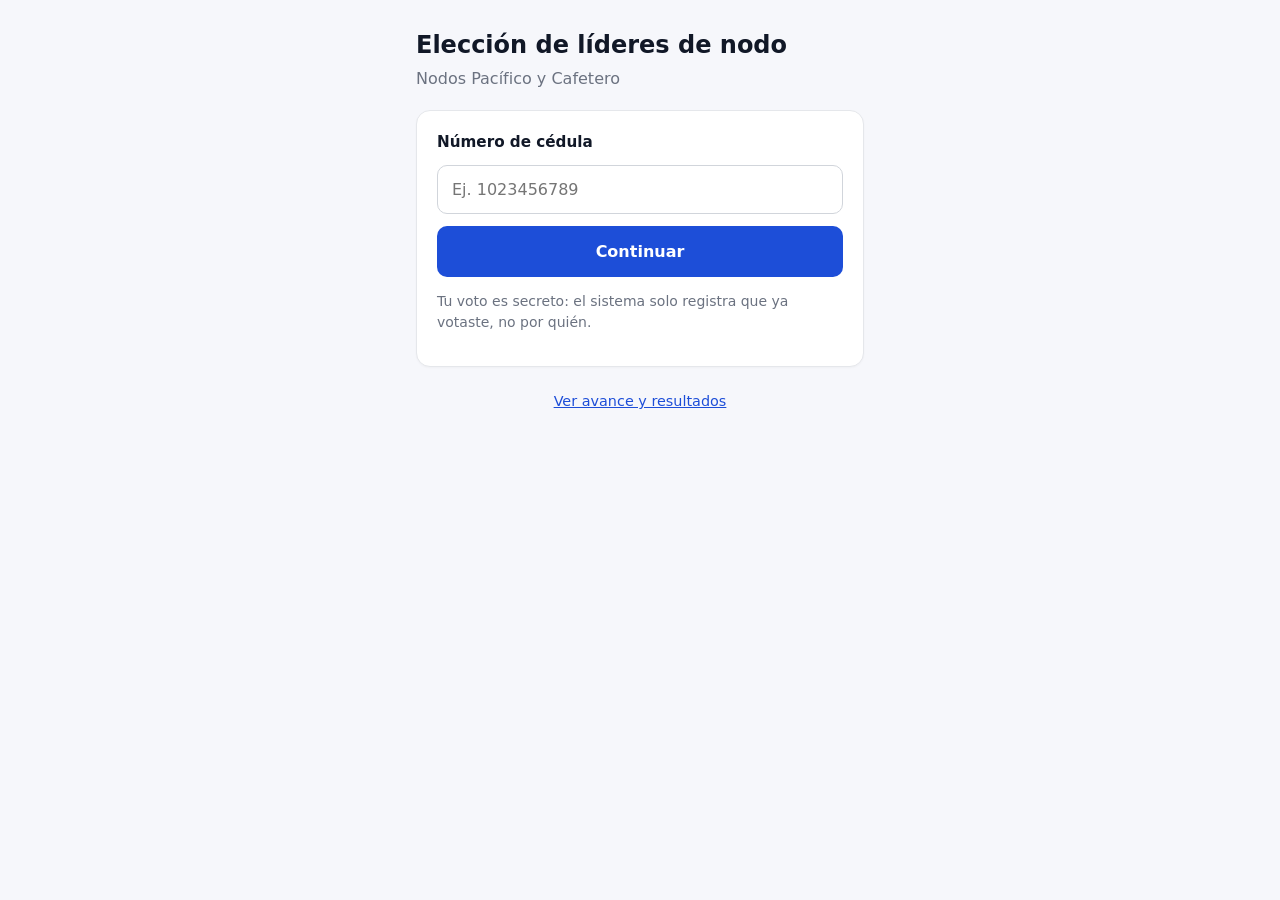
<file: index.html>
<!doctype html>
<html lang="es">
<head>
  <meta charset="utf-8">
  <meta name="viewport" content="width=device-width, initial-scale=1">
  <title>Elección de líderes de nodo</title>
  <link rel="stylesheet" href="styles.css">
</head>
<body>
<main class="contenedor estrecho">
  <header class="cabecera">
    <h1>Elección de líderes de nodo</h1>
    <p class="sub">Nodos Pacífico y Cafetero</p>
  </header>

  <!-- Paso 1: cédula -->
  <section id="paso-cedula" class="tarjeta">
    <form id="form-cedula" novalidate>
      <label for="cedula">Número de cédula</label>
      <input id="cedula" inputmode="numeric" autocomplete="off" placeholder="Ej. 1023456789">
      <button class="btn primario" type="submit">Continuar</button>
    </form>
    <p class="nota">Tu voto es secreto: el sistema solo registra que ya votaste, no por quién.</p>
  </section>

  <!-- Paso 2: candidatos -->
  <section id="paso-candidatos" class="tarjeta oculto">
    <p class="saludo" id="saludo"></p>
    <h2 id="titulo-nodo"></h2>
    <form id="form-voto">
      <div id="lista-candidatos" class="opciones"></div>
      <button class="btn primario" type="submit">Continuar</button>
      <button class="btn enlace" type="button" data-volver="cedula">Cambiar cédula</button>
    </form>
  </section>

  <!-- Paso 3: confirmación -->
  <section id="paso-confirmar" class="tarjeta oculto">
    <h2>Confirma tu voto</h2>
    <p>Vas a votar por:</p>
    <div id="resumen" class="resumen"></div>
    <p class="nota">Después de confirmar no podrás cambiar tu voto.</p>
    <button id="btn-confirmar" class="btn primario" type="button">Confirmar voto</button>
    <button class="btn secundario" type="button" data-volver="candidatos">Volver</button>
  </section>

  <!-- Paso 4: listo -->
  <section id="paso-listo" class="tarjeta oculto centrado">
    <div class="icono-ok">✓</div>
    <h2 id="listo-titulo"></h2>
    <p id="listo-texto"></p>
    <a class="btn secundario" href="resultados.html">Ver avance de la votación</a>
  </section>

  <p id="error" class="alerta oculto" role="alert"></p>

  <footer class="pie"><a href="resultados.html">Ver avance y resultados</a></footer>
</main>

<script src="config.js"></script>
<script>
  const $ = s => document.querySelector(s);
  const st = { cedula: '', datos: null, elegido: null };

  function mostrar(paso) {
    ['cedula', 'candidatos', 'confirmar', 'listo'].forEach(p =>
      $('#paso-' + p).classList.toggle('oculto', p !== paso));
    ocultarError();
    window.scrollTo(0, 0);
  }
  function error(msg) { const e = $('#error'); e.textContent = msg; e.classList.remove('oculto'); }
  function ocultarError() { $('#error').classList.add('oculto'); }
  function cargando(btn, si, texto) {
    btn.disabled = si;
    if (si) { btn.dataset.t = btn.textContent; btn.textContent = texto; }
    else if (btn.dataset.t) btn.textContent = btn.dataset.t;
  }
  function detalle(c) {
    return c.blanco ? 'No eliges a ningún candidato' : `${esc(c.municipio)}, ${esc(c.departamento)}`;
  }
  function listo(titulo, texto) {
    $('#listo-titulo').textContent = titulo;
    $('#listo-texto').textContent = texto;
    mostrar('listo');
  }

  // Paso 1
  $('#form-cedula').addEventListener('submit', async ev => {
    ev.preventDefault();
    const btn = ev.target.querySelector('button[type=submit]');
    const ced = $('#cedula').value.replace(/\D/g, '');
    if (ced.length < 5) return error('Escribe tu número de cédula, solo números.');
    cargando(btn, true, 'Verificando…');
    try {
      const d = await api('verificar', { cedula: ced });
      st.cedula = ced; st.datos = d; st.elegido = null;
      if (d.yaVoto) {
        listo('Ya votaste', `${d.nombre}, tu voto en el nodo ${d.nodo} ya está registrado. Solo se permite un voto por docente.`);
        return;
      }
      $('#saludo').textContent = `Hola, ${d.nombre}`;
      $('#titulo-nodo').textContent = `Nodo ${d.nodo} · ${nombreRonda(d.ronda)}`;
      $('#lista-candidatos').innerHTML = d.candidatos.map(c => `
        <label class="opcion${c.blanco ? ' blanco' : ''}">
          <input type="radio" name="cand" value="${esc(c.id)}">
          <span><strong>${esc(c.nombre)}</strong><small>${detalle(c)}</small></span>
        </label>`).join('');
      mostrar('candidatos');
    } catch (e) {
      error(e.message);
    } finally {
      cargando(btn, false);
    }
  });

  // Paso 2
  $('#form-voto').addEventListener('submit', ev => {
    ev.preventDefault();
    const sel = document.querySelector('input[name=cand]:checked');
    if (!sel) return error('Selecciona un candidato.');
    st.elegido = st.datos.candidatos.find(c => c.id === sel.value);
    $('#resumen').innerHTML = `<strong>${esc(st.elegido.nombre)}</strong>
      <small>${detalle(st.elegido)} · Nodo ${esc(st.datos.nodo)}</small>`;
    mostrar('confirmar');
  });

  // Paso 3
  $('#btn-confirmar').addEventListener('click', async ev => {
    const btn = ev.currentTarget;
    cargando(btn, true, 'Registrando voto…');
    try {
      const r = await api('votar', { cedula: st.cedula, candidatoId: st.elegido.id }, { reintentos: 4 });
      if (r.registrado) {
        listo('¡Voto registrado!', `Gracias, ${st.datos.nombre}. Tu voto en el nodo ${r.nodo} quedó guardado.`);
      } else {
        listo('Tu voto ya está registrado', `La cédula ingresada ya votó en el nodo ${r.nodo}. Solo se permite un voto por docente.`);
      }
      $('#cedula').value = '';
    } catch (e) {
      error(e.message);
    } finally {
      cargando(btn, false);
    }
  });

  document.querySelectorAll('[data-volver]').forEach(b =>
    b.addEventListener('click', () => mostrar(b.dataset.volver)));
</script>
</body>
</html>
</file>
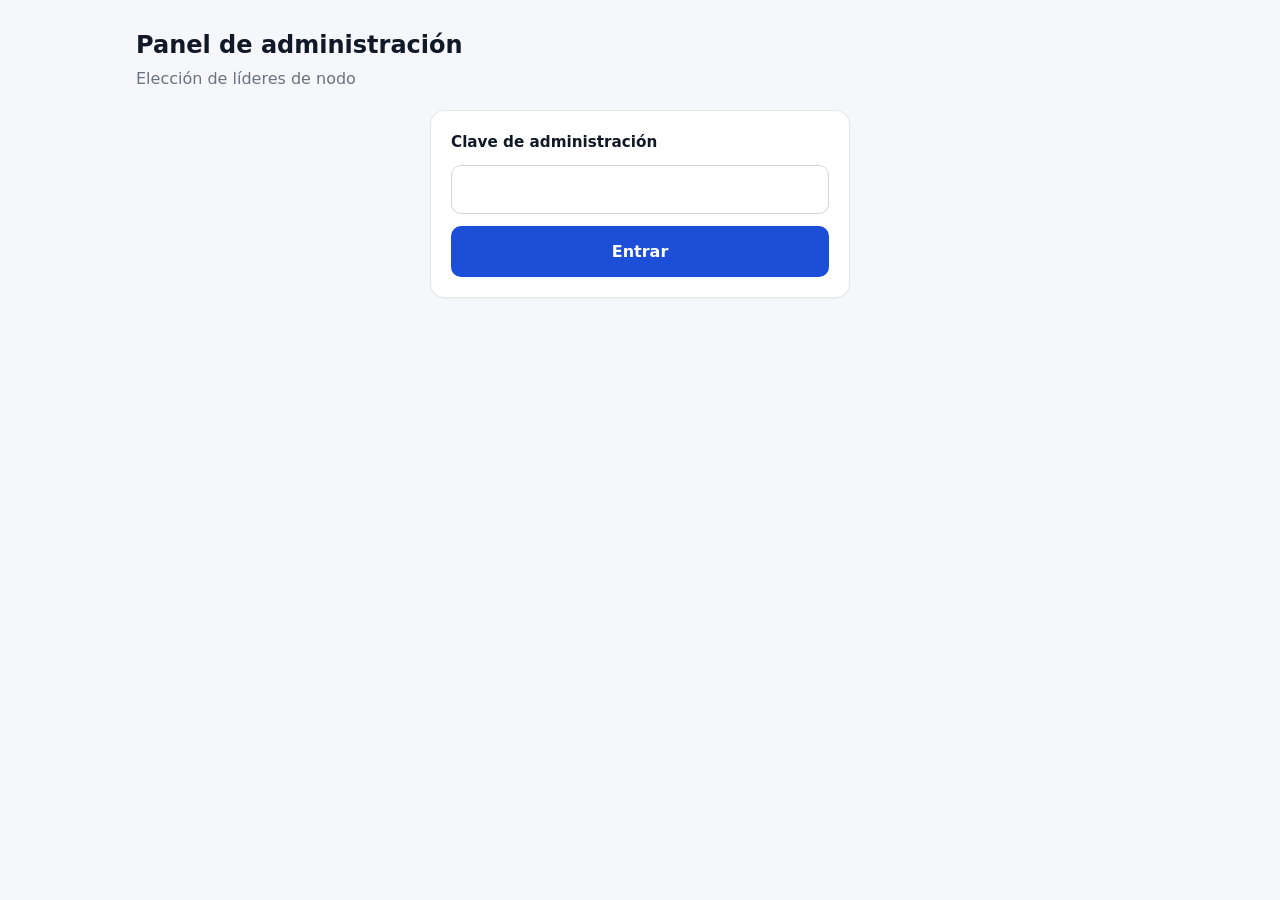
<file: admin.html>
<!doctype html>
<html lang="es">
<head>
  <meta charset="utf-8">
  <meta name="viewport" content="width=device-width, initial-scale=1">
  <meta name="robots" content="noindex">
  <title>Administración · Elección de líderes de nodo</title>
  <link rel="stylesheet" href="styles.css">
</head>
<body>
<main class="contenedor">
  <header class="cabecera fila-entre">
    <div>
      <h1>Panel de administración</h1>
      <p class="sub">Elección de líderes de nodo</p>
    </div>
    <button id="btn-salir" class="btn secundario peque oculto" type="button">Salir</button>
  </header>

  <section id="login" class="tarjeta estrecha">
    <form id="form-login">
      <label for="clave">Clave de administración</label>
      <input id="clave" type="password" autocomplete="current-password" required>
      <button class="btn primario" type="submit">Entrar</button>
    </form>
  </section>

  <div id="app" class="oculto">
    <nav class="tabs">
      <button type="button" data-tab="votacion" class="activo">Votación</button>
      <button type="button" data-tab="candidatos">Candidatos</button>
      <button type="button" data-tab="votantes">Docentes habilitados</button>
    </nav>

    <p id="msg" class="alerta oculto" role="status"></p>

    <!-- Votación -->
    <section id="tab-votacion">
      <div id="panel-nodos" class="grid-nodos"></div>
      <p class="nota">Este panel se actualiza solo cada 20 segundos. Los votos por candidato solo se muestran cuando el nodo está cerrado.</p>
    </section>

    <!-- Candidatos -->
    <section id="tab-candidatos" class="oculto">
      <div class="tarjeta">
        <h2 id="form-cand-titulo">Nuevo candidato</h2>
        <form id="form-cand" class="form-grid">
          <input type="hidden" id="cand-id">
          <label>Nombre<input id="cand-nombre" required maxlength="120"></label>
          <label>Departamento<input id="cand-dep" required maxlength="120"></label>
          <label>Municipio<input id="cand-mun" required maxlength="120"></label>
          <label>Nodo<select id="cand-nodo" required></select></label>
          <div class="acciones">
            <button class="btn primario" type="submit">Guardar candidato</button>
            <button class="btn secundario oculto" type="button" id="cand-cancelar">Cancelar edición</button>
          </div>
        </form>
        <p class="nota">Solo se pueden agregar o eliminar candidatos mientras el nodo está en preparación. Corregir nombre, departamento o municipio se puede en cualquier momento.</p>
      </div>
      <div class="tarjeta"><div id="lista-cand"></div></div>
    </section>

    <!-- Votantes -->
    <section id="tab-votantes" class="oculto">
      <div class="tarjeta">
        <h2>Cargar docentes habilitados</h2>
        <p class="nota">Una línea por docente: <code>cédula, nombre, nodo</code>. Puedes copiar 3 columnas desde Excel o Google Sheets y pegarlas aquí. Si la cédula ya existe, se actualizan su nombre y nodo.</p>
        <textarea id="votantes-texto" rows="8" placeholder="1023456789, Ana María Ríos, Pacífico&#10;79888777, Carlos Gómez, Cafetero"></textarea>
        <button id="btn-importar" class="btn primario" type="button">Cargar lista</button>
        <div id="import-res"></div>
      </div>
      <div class="tarjeta">
        <div class="fila-entre">
          <h2>Docentes habilitados</h2>
          <div class="filtros">
            <input id="buscar" type="search" placeholder="Buscar cédula o nombre">
            <select id="filtro-nodo"><option value="">Todos los nodos</option></select>
            <select id="filtro-voto">
              <option value="">Todos</option>
              <option value="no">Pendientes</option>
              <option value="si">Ya votaron</option>
            </select>
          </div>
        </div>
        <p id="conteo-votantes" class="nota"></p>
        <div id="lista-votantes" class="tabla-scroll"></div>
      </div>
    </section>
  </div>
</main>

<script src="config.js"></script>
<script>
  const $ = s => document.querySelector(s);
  let CLAVE = sessionStorage.getItem('clave_admin') || '';
  let DATOS = null;
  let timer = null;

  const adm = (action, payload = {}) => api(action, { ...payload, clave: CLAVE });

  function aviso(texto, tipo = 'ok') {
    const m = $('#msg');
    m.className = 'alerta ' + (tipo === 'error' ? '' : tipo);
    m.textContent = texto;
    clearTimeout(aviso.t);
    aviso.t = setTimeout(() => m.classList.add('oculto'), tipo === 'error' ? 9000 : 4000);
  }

  async function accion(btn, fn, exito) {
    if (btn) btn.disabled = true;
    try {
      await fn();
      if (exito) aviso(exito);
      await cargar();
    } catch (e) {
      aviso(e.message, 'error');
    } finally {
      if (btn) btn.disabled = false;
    }
  }

  // ---------- Sesión ----------
  async function entrar(clave) {
    CLAVE = clave;
    await adm('login');
    sessionStorage.setItem('clave_admin', clave);
    $('#login').classList.add('oculto');
    $('#app').classList.remove('oculto');
    $('#btn-salir').classList.remove('oculto');
    await cargar();
    clearInterval(timer);
    timer = setInterval(() => {
      if (!document.hidden && !$('#tab-votacion').classList.contains('oculto')) cargar(true);
    }, 20000);
  }

  $('#form-login').addEventListener('submit', async ev => {
    ev.preventDefault();
    const btn = ev.target.querySelector('button');
    btn.disabled = true;
    try { await entrar($('#clave').value.trim()); }
    catch (e) { CLAVE = ''; aviso(e.message, 'error'); $('#msg').classList.remove('oculto'); }
    finally { btn.disabled = false; }
  });

  $('#btn-salir').addEventListener('click', () => {
    sessionStorage.removeItem('clave_admin');
    location.reload();
  });

  // ---------- Pestañas ----------
  document.querySelectorAll('.tabs button').forEach(b => b.addEventListener('click', () => {
    document.querySelectorAll('.tabs button').forEach(x => x.classList.toggle('activo', x === b));
    ['votacion', 'candidatos', 'votantes'].forEach(t =>
      $('#tab-' + t).classList.toggle('oculto', t !== b.dataset.tab));
  }));

  // ---------- Carga ----------
  async function cargar(silencioso) {
    try {
      DATOS = await adm('datos');
      renderNodos();
      if (!silencioso) { renderSelects(); renderCandidatos(); renderVotantes(); }
    } catch (e) {
      if (!silencioso) throw e;
    }
  }

  function estadoNodo(nodo) { return DATOS.nodos.find(n => n.nodo === nodo)?.estado; }

  // ---------- Votación ----------
  function renderNodos() {
    $('#panel-nodos').innerHTML = DATOS.nodos.map(n => {
      const p = n.habilitados ? Math.round(100 * n.votaron / n.habilitados) : 0;
      const btn = (acc, texto, clase = 'secundario') =>
        `<button class="btn peque ${clase}" type="button" data-acc="${acc}" data-nodo="${esc(n.nodo)}">${texto}</button>`;
      let botones = '';
      if (n.estado === 'preparacion') botones += btn('abrir', 'Abrir votación', 'exito');
      if (n.estado === 'abierta') botones += btn('cerrar', 'Cerrar votación', 'primario');
      if (n.estado === 'cerrada') {
        if (n.resultado?.empate) botones += btn('segunda', 'Iniciar segunda vuelta', 'primario');
        botones += btn('reabrir', 'Reabrir');
      }
      botones += btn('reiniciar', 'Reiniciar (pruebas)', 'peligro');

      let resultado = '';
      if (n.estado === 'cerrada' && n.resultado) {
        const r = n.resultado;
        resultado = `
          ${r.empate
            ? `<div class="alerta aviso"><strong>Empate en el primer lugar:</strong> ${r.empatados.map(esc).join(' y ')}. Usa “Iniciar segunda vuelta”.</div>`
            : `<div class="alerta ok"><strong>Líder elegido:</strong> ${esc(r.ranking[0]?.nombre || '—')}</div>`}
          <table>
            <thead><tr><th>#</th><th>Candidato</th><th>Municipio</th><th class="num">Votos</th></tr></thead>
            <tbody>${r.ranking.map(c => `<tr><td>${c.puesto}</td><td>${esc(c.nombre)}</td><td>${esc(c.municipio)}</td><td class="num">${c.votos}</td></tr>`).join('')}
              <tr><td></td><td><em>Voto en blanco</em></td><td></td><td class="num">${r.blancos || 0}</td></tr></tbody>
          </table>`;
      }

      return `
        <section class="tarjeta">
          <div class="fila-entre">
            <h2>Nodo ${esc(n.nodo)}</h2>
            <span class="estado estado-${n.estado}">${ESTADOS[n.estado] || n.estado}</span>
          </div>
          <p class="ronda">${nombreRonda(n.ronda)} · ${n.candidatos} candidatos activos</p>
          <div class="barra"><div style="width:${p}%"></div></div>
          <p><strong>${n.votaron}</strong> de ${n.habilitados} docentes votaron (${p}%) · <strong>${n.pendientes}</strong> pendientes</p>
          ${n.habilitados ? `<p class="check ${n.cuadra ? 'ok' : 'mal'}">${n.cuadra
            ? '✓ Conteo verificado: votos registrados = docentes que votaron'
            : `⚠ Revisar: ${n.conteoTotal} votos registrados vs ${n.votaron} docentes que votaron`}</p>` : ''}
          ${resultado}
          <div class="acciones">${botones}</div>
        </section>`;
    }).join('');
  }

  $('#panel-nodos').addEventListener('click', ev => {
    const b = ev.target.closest('button[data-acc]');
    if (!b) return;
    const nodo = b.dataset.nodo;
    const acciones = {
      abrir: () => confirm(`¿Abrir la votación del nodo ${nodo}? Los docentes podrán votar desde este momento.`)
        && accion(b, () => adm('cambiarEstado', { nodo, estado: 'abierta' }), `Votación del nodo ${nodo} abierta.`),
      cerrar: () => confirm(`¿Cerrar la votación del nodo ${nodo}? Ya nadie podrá votar y se publicará el podio.`)
        && accion(b, () => adm('cambiarEstado', { nodo, estado: 'cerrada' }), `Votación del nodo ${nodo} cerrada.`),
      reabrir: () => confirm(`¿Reabrir la votación del nodo ${nodo}? Se ocultará el podio y los pendientes podrán votar.`)
        && accion(b, () => adm('cambiarEstado', { nodo, estado: 'abierta' }), `Votación del nodo ${nodo} reabierta.`),
      segunda: () => confirm(`Segunda vuelta del nodo ${nodo}:\n\n• Solo quedan los candidatos empatados en el primer lugar.\n• Los votos vuelven a cero y todos los docentes del nodo pueden votar de nuevo.\n• Los resultados de esta ronda quedan guardados en la hoja "Historial".\n\nDespués debes abrir la votación. ¿Continuar?`)
        && accion(b, () => adm('segundaVuelta', { nodo }), `Segunda vuelta del nodo ${nodo} lista. Ábrela cuando quieras.`),
      reiniciar: () => {
        const t = prompt(`⚠ Esto BORRA todos los votos del nodo ${nodo}, reactiva a todos sus candidatos y vuelve a la primera vuelta.\nÚsalo solo para pruebas antes de la votación real.\n\nEscribe REINICIAR para confirmar:`);
        if (t === null) return;
        accion(b, () => adm('reiniciarNodo', { nodo, confirmacion: t.trim() }), `Nodo ${nodo} reiniciado.`);
      }
    };
    acciones[b.dataset.acc]?.();
  });

  // ---------- Candidatos ----------
  function renderSelects() {
    const opts = DATOS.nodosValidos.map(n => `<option value="${esc(n)}">${esc(n)}</option>`).join('');
    const sel = $('#cand-nodo'), val = sel.value;
    sel.innerHTML = '<option value="">Selecciona…</option>' + opts;
    sel.value = val;
    const f = $('#filtro-nodo'), fv = f.value;
    f.innerHTML = '<option value="">Todos los nodos</option>' + opts;
    f.value = fv;
  }

  function renderCandidatos() {
    $('#lista-cand').innerHTML = DATOS.nodosValidos.map(nodo => {
      const cs = DATOS.candidatos.filter(c => c.nodo === nodo);
      const prep = estadoNodo(nodo) === 'preparacion';
      const filas = cs.map(c => `
        <tr>
          <td>${esc(c.nombre)}</td>
          <td>${esc(c.departamento)}</td>
          <td>${esc(c.municipio)}</td>
          <td><span class="chip ${c.activo ? 'si' : ''}">${c.activo ? 'Activo' : 'Fuera de esta ronda'}</span></td>
          <td class="num">${c.votos ?? '—'}</td>
          <td class="num" style="white-space:nowrap">
            <button class="btn secundario peque" type="button" data-editar="${esc(c.id)}">Editar</button>
            ${prep ? `<button class="btn peligro peque" type="button" data-eliminar="${esc(c.id)}">Eliminar</button>` : ''}
          </td>
        </tr>`).join('');
      return `
        <div class="grupo-nodo">
          <h3>Nodo ${esc(nodo)} · ${cs.length} candidato${cs.length === 1 ? '' : 's'}</h3>
          ${cs.length ? `<div class="tabla-scroll"><table>
            <thead><tr><th>Nombre</th><th>Departamento</th><th>Municipio</th><th>Estado</th><th class="num">Votos</th><th></th></tr></thead>
            <tbody>${filas}</tbody></table></div>` : '<p class="nota">Sin candidatos todavía.</p>'}
        </div>`;
    }).join('');
  }

  function limpiarFormCand() {
    $('#form-cand').reset();
    $('#cand-id').value = '';
    $('#form-cand-titulo').textContent = 'Nuevo candidato';
    $('#cand-cancelar').classList.add('oculto');
  }

  $('#form-cand').addEventListener('submit', ev => {
    ev.preventDefault();
    const candidato = {
      id: $('#cand-id').value || undefined,
      nombre: $('#cand-nombre').value,
      departamento: $('#cand-dep').value,
      municipio: $('#cand-mun').value,
      nodo: $('#cand-nodo').value
    };
    const editando = !!candidato.id;
    accion(ev.target.querySelector('button[type=submit]'), async () => {
      await adm('guardarCandidato', { candidato });
      limpiarFormCand();
    }, editando ? 'Candidato actualizado.' : 'Candidato agregado.');
  });

  $('#cand-cancelar').addEventListener('click', limpiarFormCand);

  $('#lista-cand').addEventListener('click', ev => {
    const ed = ev.target.closest('[data-editar]');
    const el = ev.target.closest('[data-eliminar]');
    if (ed) {
      const c = DATOS.candidatos.find(x => x.id === ed.dataset.editar);
      $('#cand-id').value = c.id;
      $('#cand-nombre').value = c.nombre;
      $('#cand-dep').value = c.departamento;
      $('#cand-mun').value = c.municipio;
      $('#cand-nodo').value = c.nodo;
      $('#form-cand-titulo').textContent = 'Editar candidato';
      $('#cand-cancelar').classList.remove('oculto');
      $('#form-cand').scrollIntoView({ behavior: 'smooth' });
    }
    if (el) {
      const c = DATOS.candidatos.find(x => x.id === el.dataset.eliminar);
      if (confirm(`¿Eliminar a ${c.nombre} del nodo ${c.nodo}?`)) {
        accion(el, () => adm('eliminarCandidato', { id: c.id }), 'Candidato eliminado.');
      }
    }
  });

  // ---------- Votantes ----------
  function renderVotantes() {
    const q = $('#buscar').value.trim().toLowerCase();
    const fn = $('#filtro-nodo').value, fv = $('#filtro-voto').value;
    const lista = DATOS.votantes.filter(v =>
      (!q || v.cedula.includes(q) || v.nombre.toLowerCase().includes(q)) &&
      (!fn || v.nodo === fn) &&
      (!fv || (fv === 'si') === v.voto));

    const porNodo = DATOS.nodos.map(n => `${n.nodo}: ${n.habilitados}`).join(' · ');
    $('#conteo-votantes').innerHTML = `${DATOS.votantes.length} docentes cargados (${esc(porNodo)}). Mostrando ${lista.length}.` +
      (DATOS.duplicadas.length ? `<br><span class="check mal">⚠ Cédulas repetidas en la hoja: ${DATOS.duplicadas.map(esc).join(', ')}</span>` : '');

    $('#lista-votantes').innerHTML = lista.length ? `
      <table>
        <thead><tr><th>Cédula</th><th>Nombre</th><th>Nodo</th><th>Estado</th><th></th></tr></thead>
        <tbody>${lista.map(v => `
          <tr>
            <td>${esc(v.cedula)}</td>
            <td>${esc(v.nombre)}</td>
            <td>${esc(v.nodo)}</td>
            <td><span class="chip ${v.voto ? 'si' : 'no'}">${v.voto ? 'Ya votó' : 'Pendiente'}</span></td>
            <td class="num">${v.voto ? '' : `<button class="btn peligro peque" type="button" data-borrar="${esc(v.cedula)}">Quitar</button>`}</td>
          </tr>`).join('')}
        </tbody>
      </table>` : '<p class="nota">No hay docentes para mostrar.</p>';
  }

  ['#buscar', '#filtro-nodo', '#filtro-voto'].forEach(s => $(s).addEventListener('input', renderVotantes));

  $('#btn-importar').addEventListener('click', ev => {
    const texto = $('#votantes-texto').value;
    if (!texto.trim()) return aviso('Pega al menos una línea.', 'error');
    accion(ev.currentTarget, async () => {
      const r = await adm('importarVotantes', { texto });
      $('#import-res').innerHTML = `
        <div class="alerta ${r.errores.length ? 'aviso' : 'ok'}">
          ${r.agregados} agregados · ${r.actualizados} actualizados${r.errores.length ? ` · ${r.errores.length} con problemas:` : ''}
          ${r.errores.length ? `<ul>${r.errores.map(e => `<li>${esc(e)}</li>`).join('')}</ul>` : ''}
        </div>`;
      if (!r.errores.length) $('#votantes-texto').value = '';
    });
  });

  $('#lista-votantes').addEventListener('click', ev => {
    const b = ev.target.closest('[data-borrar]');
    if (b && confirm(`¿Quitar la cédula ${b.dataset.borrar} de la lista de habilitados?`)) {
      accion(b, () => adm('eliminarVotante', { cedula: b.dataset.borrar }), 'Docente quitado de la lista.');
    }
  });

  // ---------- Inicio ----------
  if (CLAVE) {
    entrar(CLAVE).catch(() => {
      sessionStorage.removeItem('clave_admin');
      CLAVE = '';
    });
  }
</script>
</body>
</html>
</file>
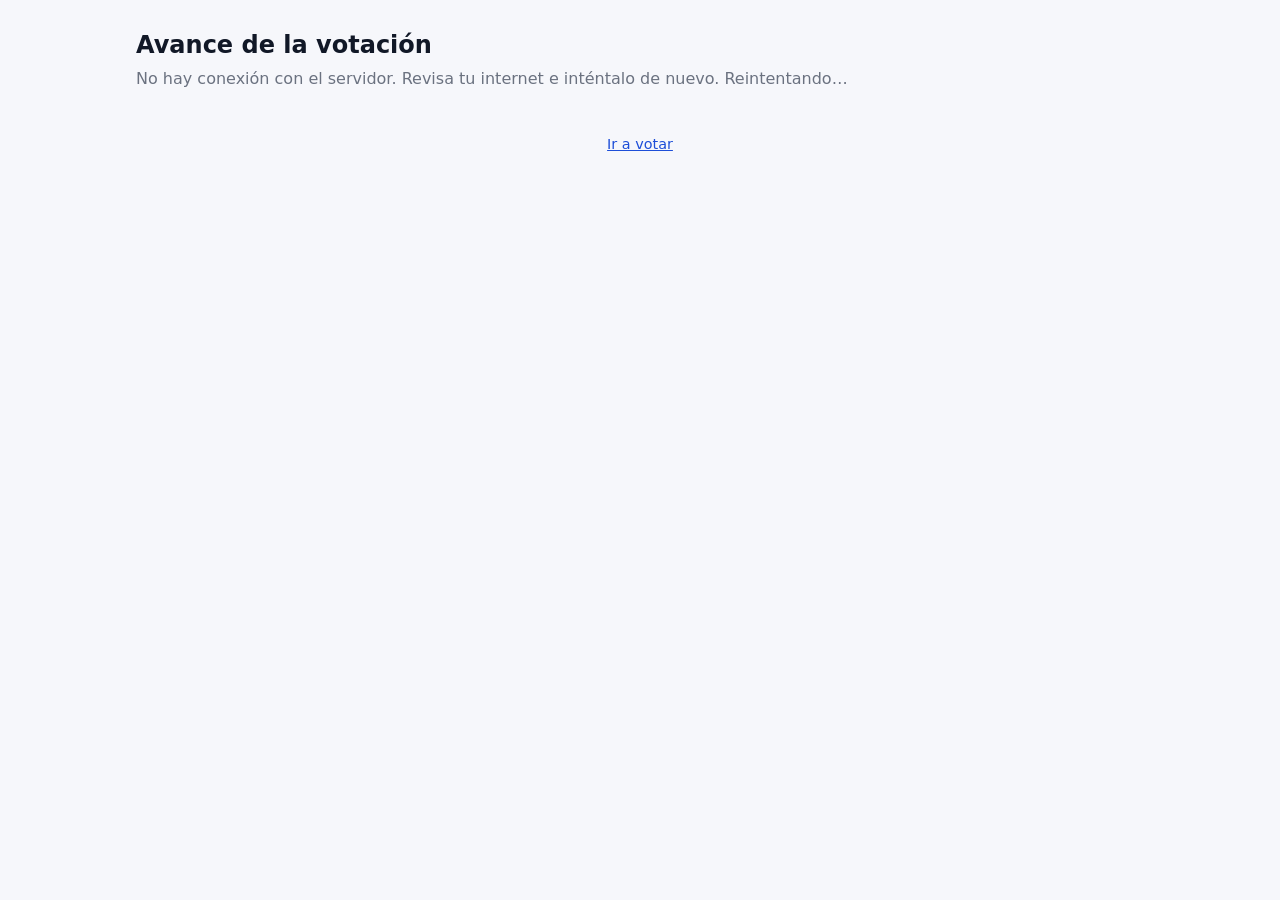
<file: resultados.html>
<!doctype html>
<html lang="es">
<head>
  <meta charset="utf-8">
  <meta name="viewport" content="width=device-width, initial-scale=1">
  <title>Avance de la votación</title>
  <link rel="stylesheet" href="styles.css">
</head>
<body>
<main class="contenedor">
  <header class="cabecera">
    <h1>Avance de la votación</h1>
    <p class="sub" id="actualizado">Cargando…</p>
  </header>
  <div id="nodos" class="grid-nodos"></div>
  <footer class="pie"><a href="index.html">Ir a votar</a></footer>
</main>

<script src="config.js"></script>
<script>
  const REFRESCO_MS = 15000;

  function torta(votaron, total) {
    const r = 70, C = 2 * Math.PI * r;
    const p = total ? votaron / total : 0;
    return `
      <svg viewBox="0 0 180 180" class="torta" role="img" aria-label="${votaron} de ${total} votos recibidos">
        <circle cx="90" cy="90" r="${r}" fill="none" stroke="var(--pendiente)" stroke-width="30"/>
        <circle cx="90" cy="90" r="${r}" fill="none" stroke="var(--primario)" stroke-width="30"
                stroke-dasharray="${(p * C).toFixed(2)} ${C.toFixed(2)}" transform="rotate(-90 90 90)"/>
        <text x="90" y="94" text-anchor="middle" class="torta-pct">${Math.round(p * 100)}%</text>
        <text x="90" y="114" text-anchor="middle" class="torta-sub">participación</text>
      </svg>`;
  }

  function podio(res) {
    // En el podio solo quien tenga votos (si nadie votó, se muestran igual)
    const conVotos = res.ranking.filter(c => c.votos > 0);
    const top = (conVotos.length ? conVotos : res.ranking).slice(0, 3);
    const orden = [top[1], top[0], top[2]]; // 2.º · 1.º · 3.º
    const escalon = c => c ? `
      <div class="escalon p${Math.min(c.puesto, 3)}">
        <div class="persona">${esc(c.nombre)}</div>
        <div class="lugar">${esc(c.municipio)}</div>
        <div class="votos-podio">${c.votos} voto${c.votos === 1 ? '' : 's'}</div>
        <div class="bloque">${c.puesto}</div>
      </div>` : '<div></div>';
    const titular = res.empate
      ? `<div class="alerta aviso"><strong>Empate en el primer lugar</strong> entre ${res.empatados.map(esc).join(' y ')}. Se realizará segunda vuelta.</div>`
      : `<p class="ganador">🏆 Líder elegido: <strong>${esc(top[0].nombre)}</strong></p>`;
    const fuera = res.ranking.filter(c => !top.includes(c));
    const resto = fuera.length ? `
      <table><tbody>${fuera.map(c =>
        `<tr><td>${c.puesto}.</td><td>${esc(c.nombre)}</td><td class="num">${c.votos}</td></tr>`).join('')}
      </tbody></table>` : '';
    const blancos = `<p class="blancos">Votos en blanco: <strong>${res.blancos || 0}</strong></p>`;
    return `${titular}<div class="podio">${orden.map(escalon).join('')}</div>${blancos}${resto}`;
  }

  function tarjeta(n) {
    return `
      <section class="tarjeta">
        <div class="fila-entre">
          <h2>Nodo ${esc(n.nodo)}</h2>
          <span class="estado estado-${n.estado}">${ESTADOS[n.estado] || n.estado}</span>
        </div>
        <p class="ronda">${nombreRonda(n.ronda)}</p>
        <div class="torta-wrap">
          ${torta(n.votaron, n.habilitados)}
          <ul class="leyenda">
            <li><span class="punto" style="background:var(--primario)"></span><strong>${n.votaron}</strong> votos recibidos</li>
            <li><span class="punto" style="background:var(--pendiente)"></span><strong>${n.pendientes}</strong> pendientes</li>
            <li class="nota">${n.habilitados} docentes habilitados</li>
          </ul>
        </div>
        ${n.estado === 'cerrada' && n.resultado && n.resultado.ranking.length ? podio(n.resultado) : ''}
      </section>`;
  }

  async function cargar() {
    if (document.hidden) return;
    try {
      const d = await api('info', {}, { reintentos: 0 });
      document.getElementById('nodos').innerHTML = d.nodos.map(tarjeta).join('');
      document.getElementById('actualizado').textContent =
        'Actualizado ' + new Date().toLocaleTimeString('es-CO') + ' · se actualiza solo cada 15 s';
    } catch (e) {
      document.getElementById('actualizado').textContent = e.message + ' Reintentando…';
    }
  }

  cargar();
  setInterval(cargar, REFRESCO_MS);
  document.addEventListener('visibilitychange', cargar);
</script>
</body>
</html>
</file>
<file: styles.css>
:root {
  --primario: #1d4ed8;
  --primario-osc: #1e3a8a;
  --primario-claro: #eef2ff;
  --pendiente: #e5e7eb;
  --texto: #111827;
  --suave: #6b7280;
  --borde: #e5e7eb;
  --fondo: #f6f7fb;
  --ok: #15803d;
  --ok-fondo: #ecfdf3;
  --error: #b91c1c;
  --error-fondo: #fef2f2;
  --aviso: #92400e;
  --aviso-fondo: #fffbeb;
  --oro: #c99a12;
  --plata: #9ca3af;
  --bronce: #b8733a;
  --radio: 14px;
}

* { box-sizing: border-box; }
body {
  margin: 0;
  font-family: system-ui, -apple-system, "Segoe UI", Roboto, sans-serif;
  background: var(--fondo);
  color: var(--texto);
  line-height: 1.45;
}
.contenedor { max-width: 1040px; margin: 0 auto; padding: 20px 16px 40px; }
.contenedor.estrecho { max-width: 480px; }
.cabecera { margin: 8px 0 20px; }
.cabecera h1 { font-size: 1.5rem; margin: 0; }
.sub { color: var(--suave); margin: 4px 0 0; }

.tarjeta {
  background: #fff;
  border: 1px solid var(--borde);
  border-radius: var(--radio);
  padding: 20px;
  margin-bottom: 16px;
  box-shadow: 0 1px 2px rgba(0, 0, 0, .03);
}
.tarjeta h2 { font-size: 1.15rem; margin: 0 0 12px; }
.estrecha { max-width: 420px; margin-left: auto; margin-right: auto; }
.oculto { display: none !important; }
.centrado { text-align: center; }

label { display: block; font-weight: 600; font-size: .95rem; margin-bottom: 6px; }
input, select, textarea {
  width: 100%;
  font: inherit;
  padding: 12px 14px;
  border: 1px solid #d1d5db;
  border-radius: 10px;
  background: #fff;
  margin-top: 6px;
  color: var(--texto);
}
input:focus, select:focus, textarea:focus { outline: 2px solid var(--primario); outline-offset: 1px; border-color: transparent; }
textarea { font-family: ui-monospace, Menlo, Consolas, monospace; font-size: .88rem; }

.btn {
  display: inline-block;
  width: 100%;
  padding: 13px 16px;
  margin-top: 12px;
  border-radius: 10px;
  border: 1px solid transparent;
  font: inherit;
  font-weight: 600;
  cursor: pointer;
  text-align: center;
  text-decoration: none;
}
.btn.primario { background: var(--primario); color: #fff; }
.btn.primario:hover { background: var(--primario-osc); }
.btn.secundario { background: #fff; color: var(--primario); border-color: #c7d2fe; }
.btn.enlace { background: none; color: var(--suave); }
.btn.peligro { background: #fff; color: var(--error); border-color: #fecaca; }
.btn.exito { background: var(--ok); color: #fff; }
.btn:disabled { opacity: .55; cursor: not-allowed; }
.btn.peque { width: auto; padding: 7px 12px; margin-top: 0; font-size: .85rem; }

/* Votación */
.opciones { display: grid; gap: 10px; margin: 8px 0; }
.opcion {
  display: flex; gap: 12px; align-items: center;
  border: 1.5px solid var(--borde); border-radius: 12px;
  padding: 14px; cursor: pointer; font-weight: 400; margin: 0;
}
.opcion input { width: 22px; height: 22px; margin: 0; flex: none; accent-color: var(--primario); }
.opcion:has(input:checked) { border-color: var(--primario); background: var(--primario-claro); }
.opcion strong { display: block; }
.opcion.blanco { border-style: dashed; margin-top: 6px; }
.blancos { text-align: center; color: var(--suave); margin: 4px 0 8px; }
.opcion small { color: var(--suave); }
.saludo { color: var(--suave); margin: 0 0 2px; }
.resumen { border-left: 4px solid var(--primario); background: var(--primario-claro); padding: 12px 14px; border-radius: 8px; margin: 8px 0; }
.resumen small { color: var(--suave); display: block; }
.nota { color: var(--suave); font-size: .875rem; }
.icono-ok {
  width: 64px; height: 64px; border-radius: 50%;
  background: var(--ok-fondo); color: var(--ok);
  font-size: 2rem; display: grid; place-items: center; margin: 4px auto 12px;
}

.alerta { padding: 12px 14px; border-radius: 10px; background: var(--error-fondo); color: var(--error); border: 1px solid #fecaca; margin: 12px 0; }
.alerta.ok { background: var(--ok-fondo); color: var(--ok); border-color: #bbf7d0; }
.alerta.aviso { background: var(--aviso-fondo); color: var(--aviso); border-color: #fde68a; }

.pie { text-align: center; margin-top: 24px; font-size: .9rem; }
.pie a { color: var(--primario); }

/* Resultados */
.grid-nodos { display: grid; gap: 16px; grid-template-columns: repeat(auto-fit, minmax(min(100%, 420px), 1fr)); }
.fila-entre { display: flex; justify-content: space-between; align-items: center; gap: 12px; flex-wrap: wrap; }
.fila-entre h2 { margin: 0; }
.estado { font-size: .78rem; font-weight: 700; padding: 4px 10px; border-radius: 999px; background: #f3f4f6; color: #374151; white-space: nowrap; }
.estado-abierta { background: var(--ok-fondo); color: var(--ok); }
.estado-cerrada { background: var(--primario-claro); color: var(--primario-osc); }
.ronda { color: var(--suave); font-size: .9rem; margin: 4px 0 12px; }

.torta-wrap { display: flex; align-items: center; gap: 24px; flex-wrap: wrap; justify-content: center; margin: 8px 0; }
.torta { width: 180px; height: 180px; }
.torta-pct { font-size: 32px; font-weight: 700; fill: var(--texto); }
.torta-sub { font-size: 12px; fill: var(--suave); }
.leyenda { list-style: none; padding: 0; margin: 0; display: grid; gap: 10px; }
.leyenda li { display: flex; align-items: center; gap: 10px; }
.leyenda strong { font-size: 1.35rem; min-width: 2ch; display: inline-block; }
.punto { width: 14px; height: 14px; border-radius: 4px; display: inline-block; flex: none; }

.podio { display: grid; grid-template-columns: repeat(3, 1fr); align-items: end; gap: 8px; margin: 20px 0 8px; }
.escalon { text-align: center; min-width: 0; }
.escalon .persona { font-weight: 700; font-size: .95rem; line-height: 1.2; overflow-wrap: anywhere; }
.escalon .lugar { font-size: .78rem; color: var(--suave); }
.escalon .votos-podio { font-size: .85rem; font-weight: 600; margin-top: 2px; }
.escalon .bloque {
  margin-top: 8px; border-radius: 10px 10px 0 0;
  display: grid; place-items: center; color: #fff; font-weight: 800; font-size: 1.5rem;
}
.p1 .bloque { height: 120px; background: var(--oro); }
.p2 .bloque { height: 85px; background: var(--plata); }
.p3 .bloque { height: 60px; background: var(--bronce); }
.ganador { text-align: center; font-size: 1.05rem; margin: 12px 0 4px; }

/* Tablas y admin */
table { width: 100%; border-collapse: collapse; font-size: .92rem; }
th, td { text-align: left; padding: 9px 8px; border-bottom: 1px solid var(--borde); vertical-align: middle; }
th { font-size: .75rem; text-transform: uppercase; letter-spacing: .03em; color: var(--suave); }
td.num, th.num { text-align: right; }
.tabla-scroll { overflow-x: auto; }
.tabs { display: flex; gap: 4px; margin-bottom: 16px; border-bottom: 1px solid var(--borde); overflow-x: auto; }
.tabs button {
  background: none; border: none; padding: 10px 14px; font: inherit; font-weight: 600;
  color: var(--suave); cursor: pointer; border-bottom: 3px solid transparent; white-space: nowrap;
}
.tabs button.activo { color: var(--primario); border-color: var(--primario); }
.barra { height: 10px; background: var(--pendiente); border-radius: 999px; overflow: hidden; margin: 10px 0 6px; }
.barra div { height: 100%; background: var(--primario); }
.acciones { display: flex; gap: 8px; flex-wrap: wrap; margin-top: 14px; }
.acciones .btn { width: auto; margin-top: 0; }
.form-grid { display: grid; gap: 12px; grid-template-columns: repeat(auto-fit, minmax(200px, 1fr)); }
.form-grid label { margin: 0; }
.form-grid .acciones { grid-column: 1 / -1; margin-top: 0; }
.chip { font-size: .75rem; padding: 2px 8px; border-radius: 999px; background: #f3f4f6; color: #374151; white-space: nowrap; }
.chip.si { background: var(--ok-fondo); color: var(--ok); }
.chip.no { background: var(--aviso-fondo); color: var(--aviso); }
.filtros { display: flex; gap: 8px; flex-wrap: wrap; }
.filtros input, .filtros select { width: auto; flex: 1 1 180px; margin-top: 0; padding: 9px 12px; }
.check { font-size: .9rem; font-weight: 600; }
.check.ok { color: var(--ok); }
.check.mal { color: var(--error); }
code { background: #f3f4f6; padding: 1px 5px; border-radius: 5px; }
.grupo-nodo { margin-top: 18px; }
.grupo-nodo h3 { font-size: 1rem; margin: 0 0 6px; }
</file>
